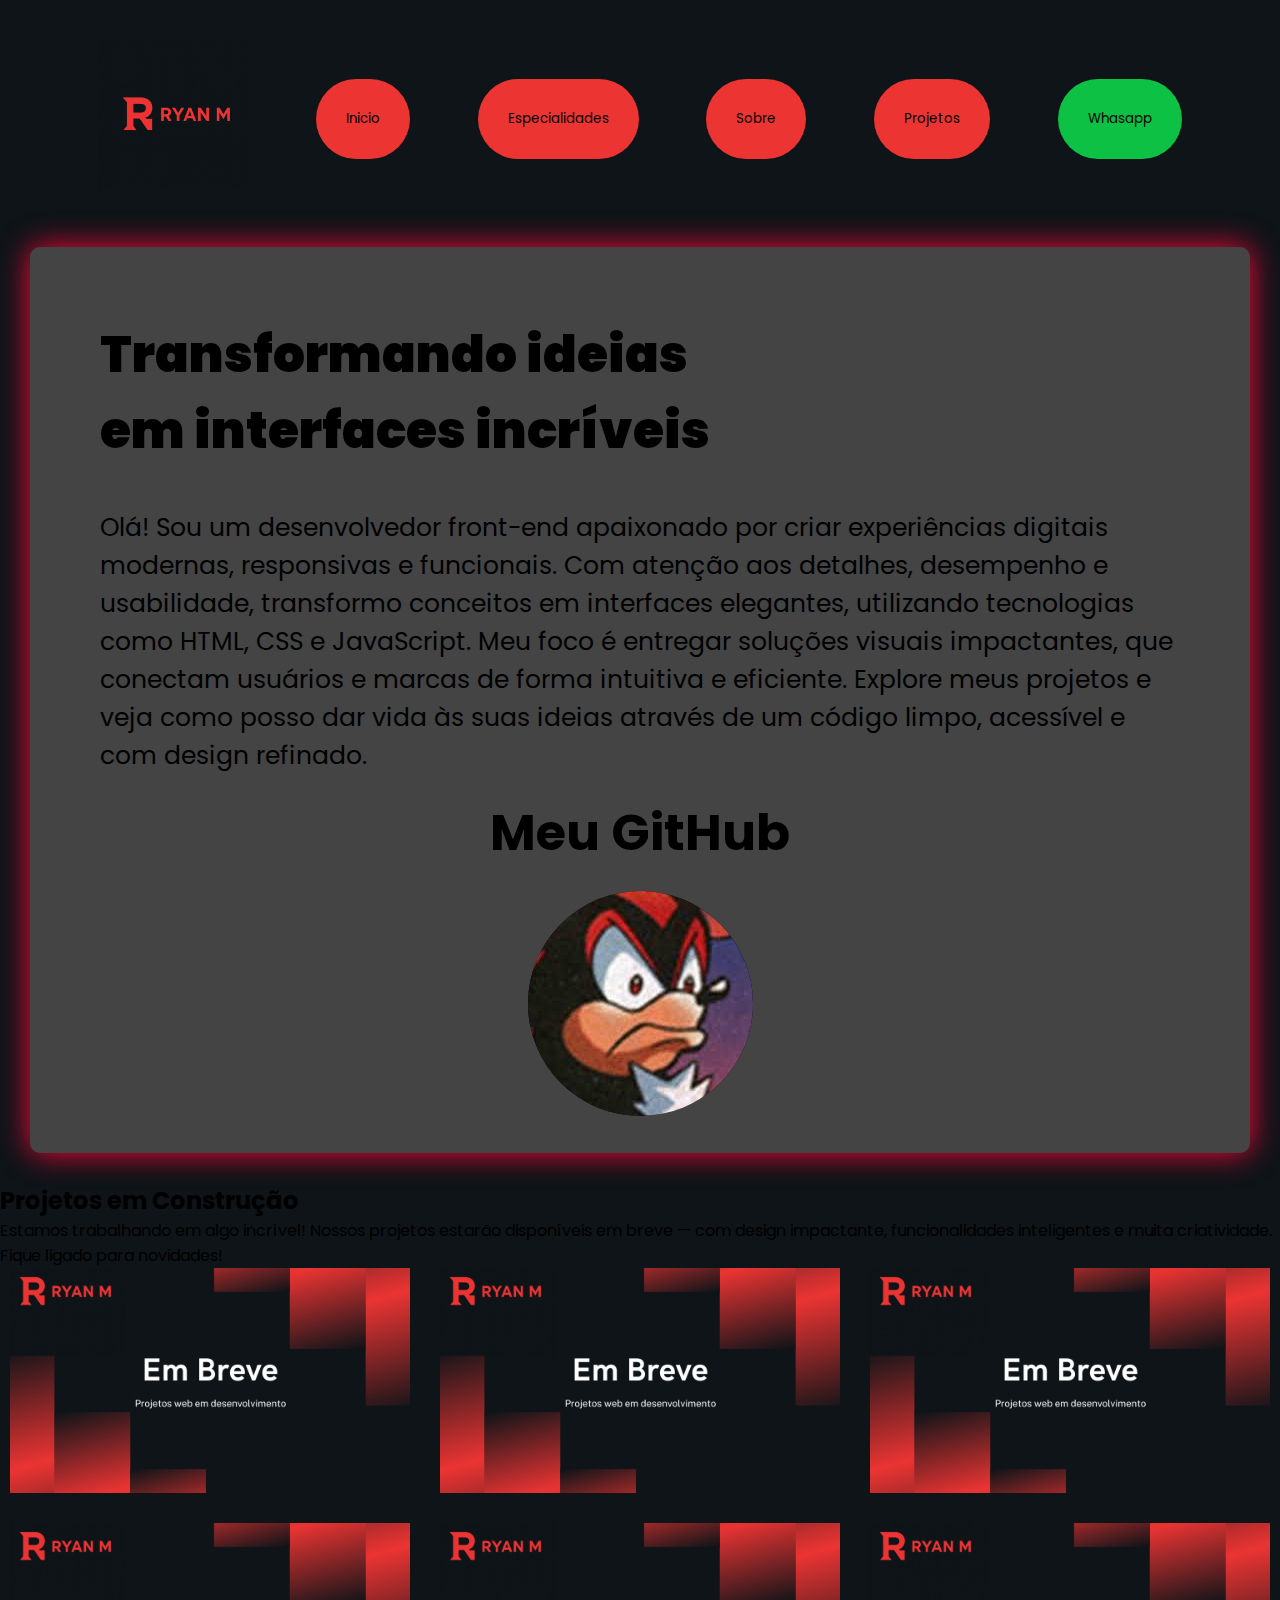
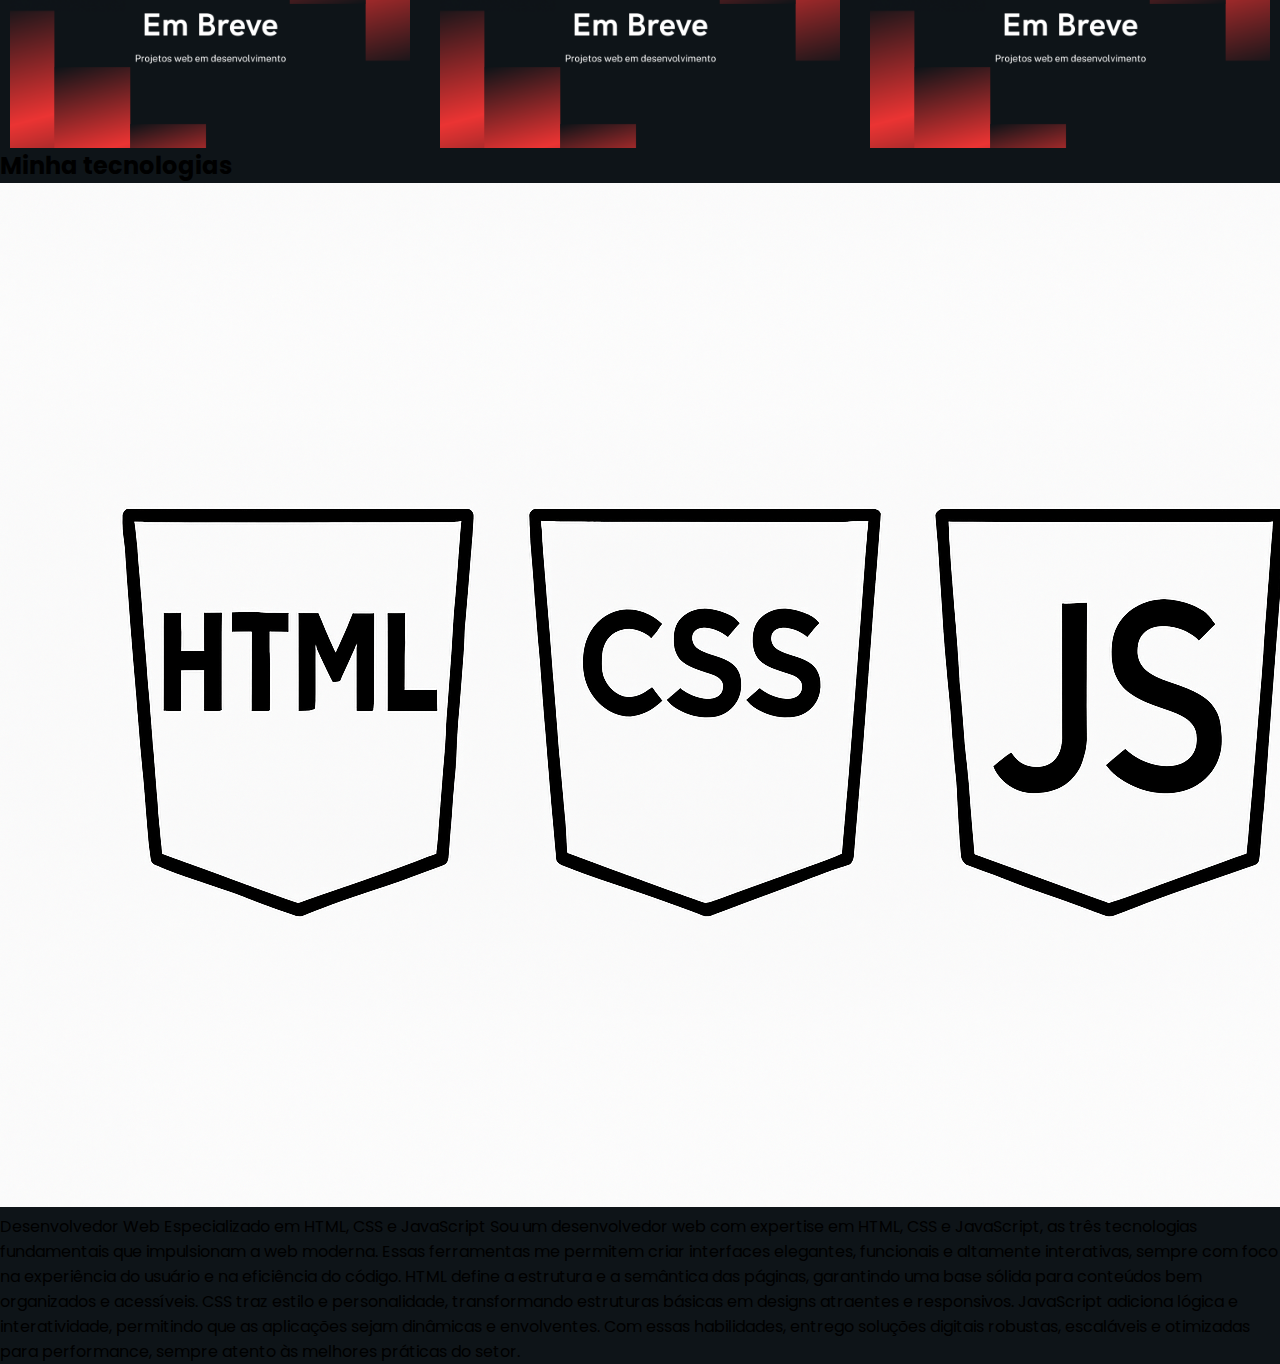
<file: index.html>
<!DOCTYPE html>
<html lang="pt-br">

<head>
    <meta charset="UTF-8">
    <meta name="viewport" content="width=device-width, initial-scale=1.0">
    <link rel="shortcut icon" href="img/icone.png" type="image/x-icon">
    <title> Ryan Moreira || Meu Portifolio</title>
    <link rel="stylesheet" href="style.css"> 
    <link href="https://fonts.googleapis.com/css2?family=Poppins:wght@400;500;700&display=swap" rel="stylesheet">




</head>

<body id="inicio">
    <header >
        <div class="interface">
            <nav class="menu-desktop">
                <a href="#"><img src="assets/img/logo vermelho dark theme.png" alt="" id="logo"></a>
            

            
                
                    <a href="#inicio"><button>Inicio</button></a>
                    <a href=""><button>Especialidades</button></a>
                    <a href=""><button>Sobre</button></a></li>
                    <a href="#projetos"><button >Projetos</button></a>
                
            
            
                <a href="">
                    <button id="contato">Whasapp</button>
                </a>
           </nav>
        </div><!--Interface-->
    </header>

    <main>
        <section>
            <div class="conteudo-main">
                <div class="texto-main">
                    <h1>Transformando ideias <br> em interfaces incríveis</h1>
                    <p>Olá! Sou um desenvolvedor front-end apaixonado por criar experiências digitais modernas,
                        responsivas
                        e
                        funcionais. Com atenção aos detalhes, desempenho e usabilidade, transformo conceitos em
                        interfaces
                        elegantes, utilizando tecnologias como HTML, CSS e JavaScript. Meu foco é entregar soluções
                        visuais
                        impactantes, que conectam usuários e marcas de forma intuitiva e eficiente.
                        Explore meus projetos e veja como posso dar vida às suas ideias através de um código limpo,
                        acessível e
                        com design refinado.</p>
                        <h3>Meu GitHub</h3>
                </div>
                <!-- texto-main -->
                
                <a href="https://github.com/ryanmoreira8" target="_blank"><img src="/assets/img/images (1).png" alt=""
                        id="foto-minha"></a>
            </div>
            <!-- conteudo-main -->
        </section>

        <section class="section-projetos">
            <div class="meus-projetos">
                <h2 id="projetos"> Projetos em Construção</h2>
                <p>Estamos trabalhando em algo incrível!
                    Nossos projetos estarão disponíveis em breve — com design impactante, funcionalidades inteligentes e
                    muita criatividade.
                    Fique ligado para novidades!</p>



                <div class="em-breve">
                    <img src="/assets/img/Em breve.png " alt="">
                    <img src="/assets/img/Em breve.png " alt="">
                    <img src="/assets/img/Em breve.png " alt="">
                    <img src="/assets/img/Em breve.png " alt="">
                    <img src="/assets/img/Em breve.png " alt="">
                    <img src="/assets/img/Em breve.png " alt="">

                </div>

            </div>
        </section>




        <section>
            <h2>Minha tecnologias</h2>
            <img src="assets/img/ChatGPT Image 7 de mai. de 2025, 09_24_20.png" alt="">
            <p>Desenvolvedor Web Especializado em HTML, CSS e JavaScript

                Sou um desenvolvedor web com expertise em HTML, CSS e JavaScript, as três tecnologias fundamentais que impulsionam a web moderna. Essas ferramentas me permitem criar interfaces elegantes, funcionais e altamente interativas, sempre com foco na experiência do usuário e na eficiência do código.
                
                HTML define a estrutura e a semântica das páginas, garantindo uma base sólida para conteúdos bem organizados e acessíveis.
                
                CSS traz estilo e personalidade, transformando estruturas básicas em designs atraentes e responsivos.
                
                JavaScript adiciona lógica e interatividade, permitindo que as aplicações sejam dinâmicas e envolventes.
                
                Com essas habilidades, entrego soluções digitais robustas, escaláveis e otimizadas para performance, sempre atento às melhores práticas do setor.</p>
        </section>

    </main>

    <footer>
        <article>

        </article>
    </footer>

</body>

</html>
</file>
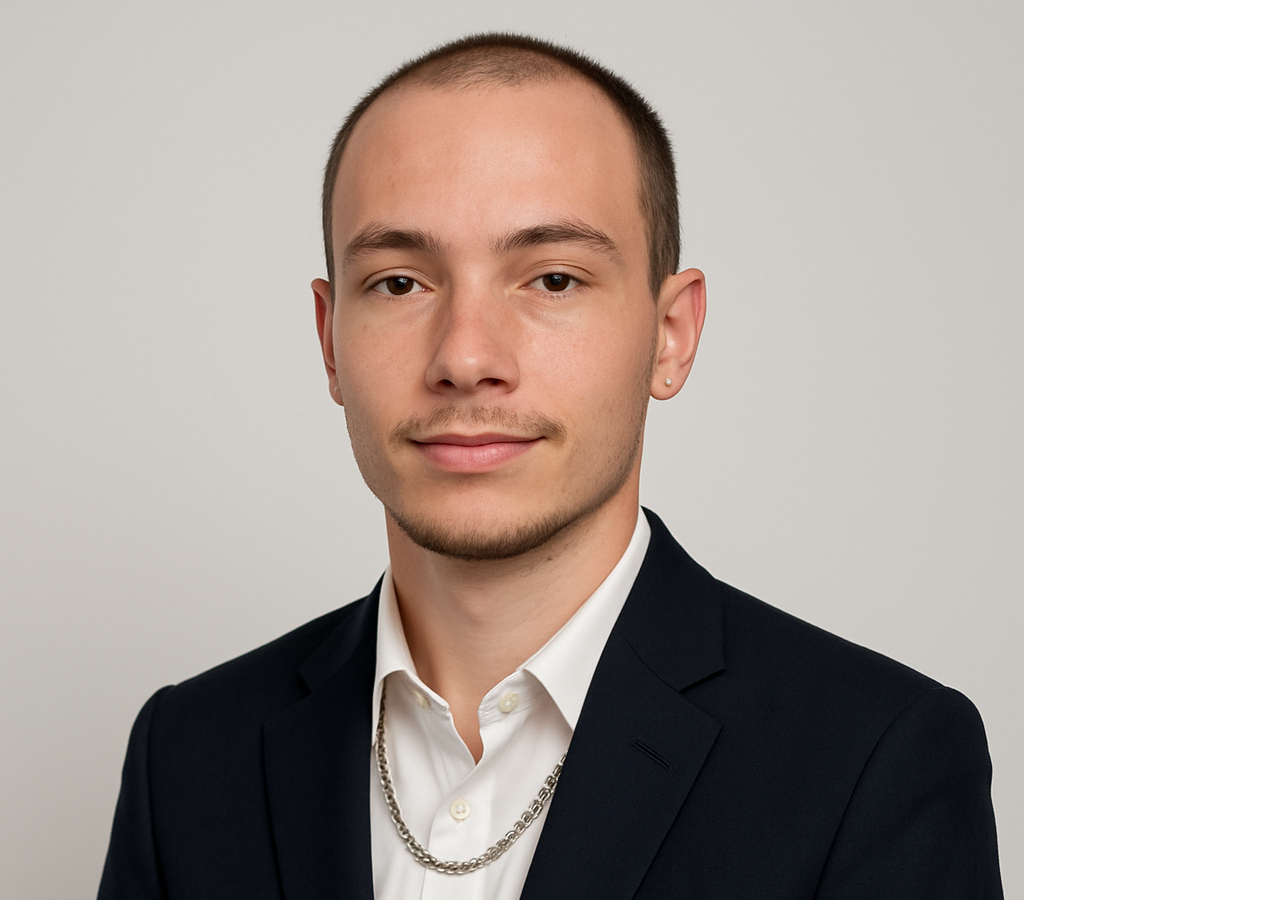
<file: test.html>
<!DOCTYPE html>
<html lang="pt-br">
<head>
    <meta charset="UTF-8">
    <meta name="viewport" content="width=device-width, initial-scale=1.0">
    <title>Document</title>
    <style>
.box {
  width: 100px;
  height: 100px;
  background-color: #f00;
  position: fixed; 
  top: 0;
  left: 0;
  transition: transform 0.5s ease-in-out; /* Duração e função de temporização */
}

.box.visible {
  transform: translateY(100px); /* Animação translateY */
}
    </style>
</head>
<body>
    <div class="box"><img src="assets/img/ChatGPT Image 29 de abr. de 2025, 15_58_33.png" alt=""> Lorem ipsum dolor sit amet consectetur adipisicing elit. Natus ad libero, eos id provident fuga iusto, obcaecati mollitia, nemo dolore porro asperiores sequi? Quasi totam nobis id ipsa, facilis <commodi class="lorem">Lorem ipsum dolor sit amet, consectetur adipisicing elit. Rerum magnam eos rem nostrum ipsa nobis tempore expedita suscipit optio deleniti accusantium eligendi, corporis error sint officia minus veniam excepturi quae?Lorem ipsum dolor sit amet consectetur, adipisicing elit. Quia sit quidem suscipit enim iure recusandae blanditiis totam animi fuga vel! Rem aut eum unde aliquam consequuntur nobis! Voluptatibus, ad officia.</commodi></div>
</body>
</html>
</file>
<file: style.css>
* {
    margin: 0;
    padding: 0;
    box-sizing: border-box;
    font-family: 'Poppins', sans-serif;

}

#logo {
    width: 150px;
    
}

#logo:hover{
    transform: scale(0.9);
    transition: 0.2s;
}

body {
    background-color: #0E1418;
 

}

header{
    padding: 20px;
    margin: 20px;

}

.menu-desktop{
    position: inherit;
    flex-wrap: wrap;
    display: flex;
    justify-content: space-evenly;
    align-items: center;
    gap: 10px;
    
}



.menu-desktop button{
    padding: 30px;
    border: 0;
    background: #EC3433;
    border-radius: 40px;
    
}


.menu-desktop button:hover{
    box-shadow: 0px 0px 30px hsl(348, 100%, 51%);
    background-color: e1aafe62;
    transform: scale(0.9);
    transition: 0.2s;
}

#contato{

    
    background: #0CC143;
}

#contato:hover{
    box-shadow: 0px 0px 30px #0CC143;
    background-color: e1aafe62;
    transform: scale(0.9);
    transition: 0.2s;
}

.conteudo-main{
    
    display: flex;
    flex-wrap: wrap;
    justify-content: center;
    padding: 30px;
    margin: 30px;
    background-color: #444444;
    border-radius: 10px;
    box-shadow: 0px 0px 31px #FF073A;
    
}



#foto-minha{
    
    border-radius: 50%;
    background: #000;
}

#foto-minha:hover{
    box-shadow: 0px 0px 30px #FF073A;
    transform: scale(1.02);
    transition: 0.2s;
    
}


.texto-main{
    padding: 20px;
    display: flex;
    flex-direction: column;
    
}

.texto-main h3{
    font-size: 50px;
    text-align: center;
}

.texto-main h1{
        padding: 20px;
    font-weight: 900;
    font-size: 50px;

}


.texto-main p{
    font-size: 25px;
        padding: 20px;

}
 
.em-breve img{
    
    
    width: 400px;
}

.em-breve{
    display: flex;
    align-items: center;
    justify-content: center;
    gap: 30px;
    flex-wrap: wrap;
}
</file>
